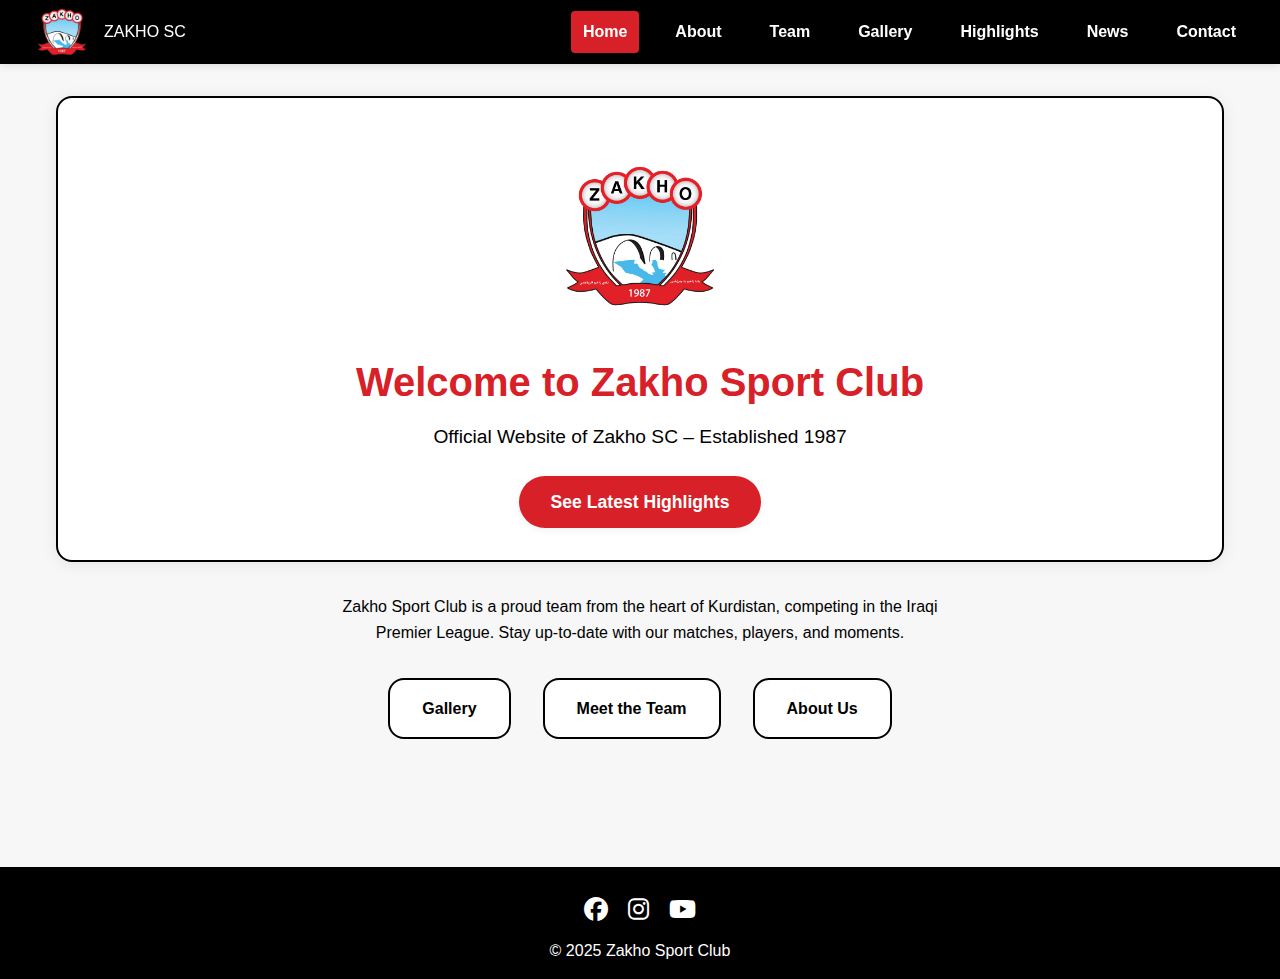
<file: index.html>
<!DOCTYPE html>
<html lang="en">
<head>
  <meta charset="UTF-8">
  <meta name="viewport" content="width=device-width, initial-scale=1.0">
  <title>Zakho Sport Club | Home</title>
  <link rel="stylesheet" href="assets/css/style.css">
  <link rel="icon" type="image/png" href="assets/images/zakhosc-logo.png">
  <link rel="stylesheet" href="https://cdnjs.cloudflare.com/ajax/libs/font-awesome/6.4.2/css/all.min.css">
</head>
<body>
  <header>
    <nav class="navbar">
      <div class="navbar-logo">
        <img src="assets/images/zakhosc-logo.png" alt="Zakho SC Logo" style="height:60px;">
        <span>ZAKHO SC</span>
      </div>
      <div class="hamburger" aria-label="Open menu" tabindex="0">
        <span></span>
        <span></span>
        <span></span>
      </div>
      <div class="navbar-links">
        <a href="index.html" class="active">Home</a>
        <a href="about.html">About</a>
        <a href="team.html">Team</a>
        <a href="gallery.html">Gallery</a>
        <a href="highlights.html">Highlights</a>
        <a href="news.html">News</a>
        <a href="contact.html">Contact</a>
      </div>
    </nav>
  </header>
  <main>
    <section class="hero" style="text-align:center; padding:3rem 1rem 2rem 1rem; background:var(--zakho-white); border-radius:1rem; box-shadow:0 2px 16px rgba(0,0,0,0.08); margin-bottom:2rem; border:2px solid var(--zakho-dark);">
      <img src="assets/images/zakhosc-logo.png" alt="Zakho SC Logo" style="height:180px; margin-bottom:1rem;">
      <h1 style="color:var(--zakho-red); font-size:2.5rem; margin-bottom:0.5rem;">Welcome to Zakho Sport Club</h1>
      <p style="font-size:1.2rem; margin-bottom:1.5rem;">Official Website of Zakho SC – Established 1987</p>
      <a href="highlights.html" style="display:inline-block; background:var(--zakho-red); color:var(--zakho-white); padding:0.75rem 2rem; border-radius:2rem; font-weight:600; font-size:1.1rem; box-shadow:0 2px 8px rgba(0,0,0,0.06); transition:background 0.2s;">See Latest Highlights</a>
    </section>
    <section style="text-align:center; max-width:600px; margin:0 auto 2rem auto;">
      <p>Zakho Sport Club is a proud team from the heart of Kurdistan, competing in the Iraqi Premier League. Stay up-to-date with our matches, players, and moments.</p>
    </section>
    <section style="display:flex; justify-content:center; gap:2rem; flex-wrap:wrap; margin-bottom:2rem;">
      <a href="gallery.html" style="background:var(--zakho-white); border:2px solid var(--zakho-dark); color:var(--zakho-dark); padding:1rem 2rem; border-radius:1rem; font-weight:600; transition:all 0.2s;">Gallery</a>
      <a href="team.html" style="background:var(--zakho-white); border:2px solid var(--zakho-dark); color:var(--zakho-dark); padding:1rem 2rem; border-radius:1rem; font-weight:600; transition:all 0.2s;">Meet the Team</a>
      <a href="about.html" style="background:var(--zakho-white); border:2px solid var(--zakho-dark); color:var(--zakho-dark); padding:1rem 2rem; border-radius:1rem; font-weight:600; transition:all 0.2s;">About Us</a>
    </section>
  </main>
  <footer>
    <div class="footer-social">
      <a href="#" title="Facebook"><i class="fab fa-facebook"></i></a>
      <a href="#" title="Instagram"><i class="fab fa-instagram"></i></a>
      <a href="#" title="YouTube"><i class="fab fa-youtube"></i></a>
    </div>
    <div>© 2025 Zakho Sport Club</div>
  </footer>
  <script src="assets/js/navbar.js"></script>
</body>
</html>
</file>
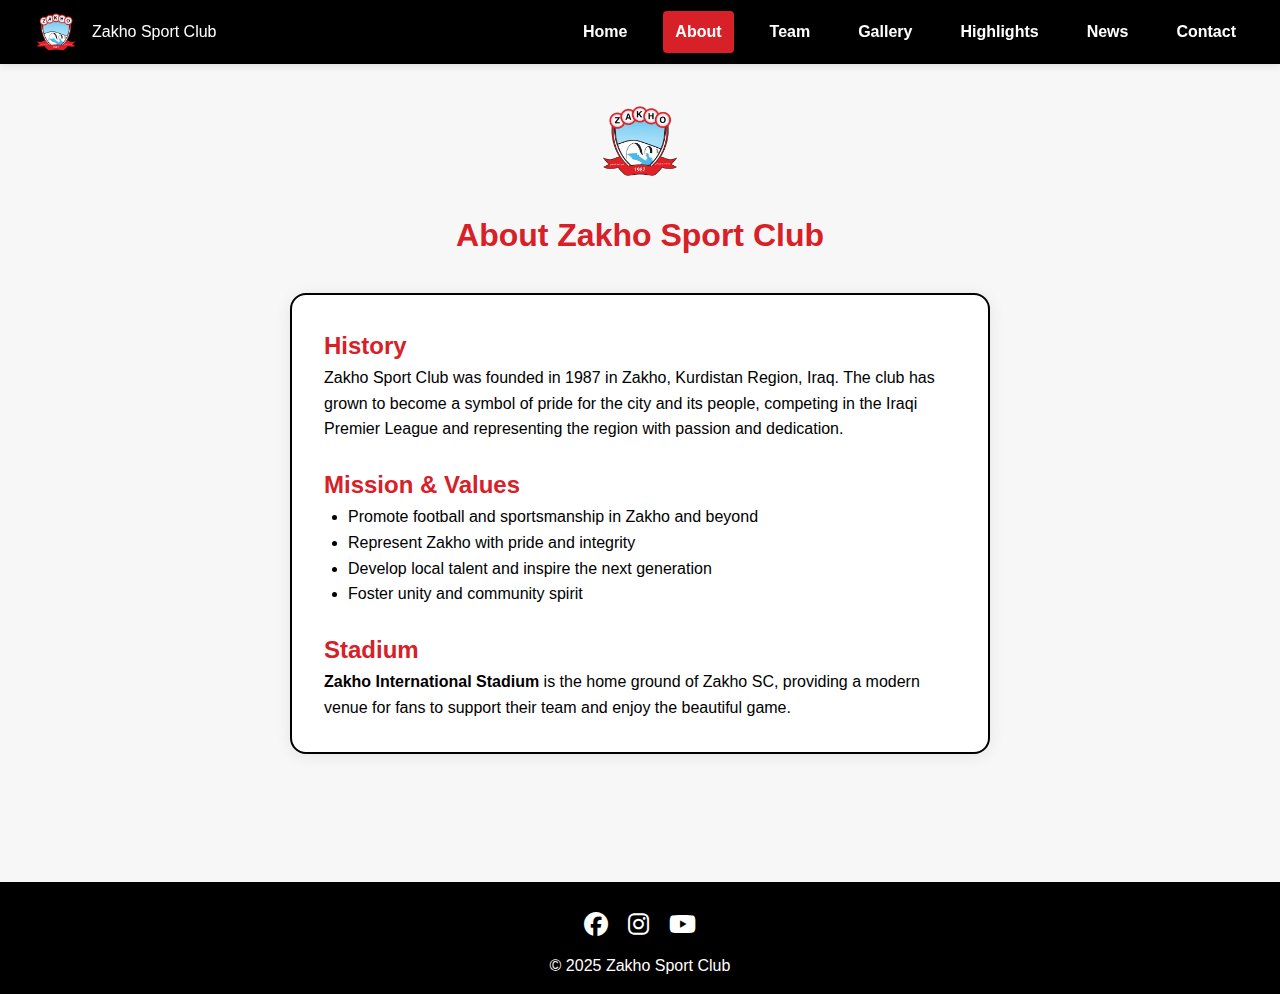
<file: about.html>
<!DOCTYPE html>
<html lang="en">
<head>
  <meta charset="UTF-8">
  <meta name="viewport" content="width=device-width, initial-scale=1.0">
  <title>About | Zakho Sport Club</title>
  <link rel="stylesheet" href="assets/css/style.css">
  <link rel="icon" type="image/png" href="assets/images/zakhosc-logo.png">
  <link rel="stylesheet" href="https://cdnjs.cloudflare.com/ajax/libs/font-awesome/6.4.2/css/all.min.css">
</head>
<body>
  <header>
    <nav class="navbar">
      <div class="navbar-logo">
        <img src="assets/images/zakhosc-logo.png" alt="Zakho SC Logo">
        <span>Zakho Sport Club</span>
      </div>
      <div class="navbar-links">
        <a href="index.html">Home</a>
        <a href="about.html" class="active">About</a>
        <a href="team.html">Team</a>
        <a href="gallery.html">Gallery</a>
        <a href="highlights.html">Highlights</a>
        <a href="news.html">News</a>
        <a href="contact.html">Contact</a>
      </div>
    </nav>
  </header>
  <main>
    <section style="text-align:center; margin-bottom:2rem;">
      <img src="assets/images/zakhosc-logo.png" alt="Zakho SC Logo" style="height:90px; margin-bottom:1rem;">
      <h1 style="color:var(--zakho-red); margin-bottom:0.5rem;">About Zakho Sport Club</h1>
    </section>
    <section style="max-width:700px; margin:0 auto 2rem auto; background:var(--zakho-white); border-radius:1rem; box-shadow:0 2px 16px rgba(0,0,0,0.08); padding:2rem; border:2px solid var(--zakho-dark);">
      <h2 style="color:var(--zakho-red);">History</h2>
      <p>Zakho Sport Club was founded in 1987 in Zakho, Kurdistan Region, Iraq. The club has grown to become a symbol of pride for the city and its people, competing in the Iraqi Premier League and representing the region with passion and dedication.</p>
      <h2 style="color:var(--zakho-red); margin-top:1.5rem;">Mission & Values</h2>
      <ul style="margin-left:1.5rem;">
        <li>Promote football and sportsmanship in Zakho and beyond</li>
        <li>Represent Zakho with pride and integrity</li>
        <li>Develop local talent and inspire the next generation</li>
        <li>Foster unity and community spirit</li>
      </ul>
      <h2 style="color:var(--zakho-red); margin-top:1.5rem;">Stadium</h2>
      <p><strong>Zakho International Stadium</strong> is the home ground of Zakho SC, providing a modern venue for fans to support their team and enjoy the beautiful game.</p>
    </section>
  </main>
  <footer>
    <div class="footer-social">
      <a href="#" title="Facebook"><i class="fab fa-facebook"></i></a>
      <a href="#" title="Instagram"><i class="fab fa-instagram"></i></a>
      <a href="#" title="YouTube"><i class="fab fa-youtube"></i></a>
    </div>
    <div>© 2025 Zakho Sport Club</div>
  </footer>
</body>
</html>
</file>
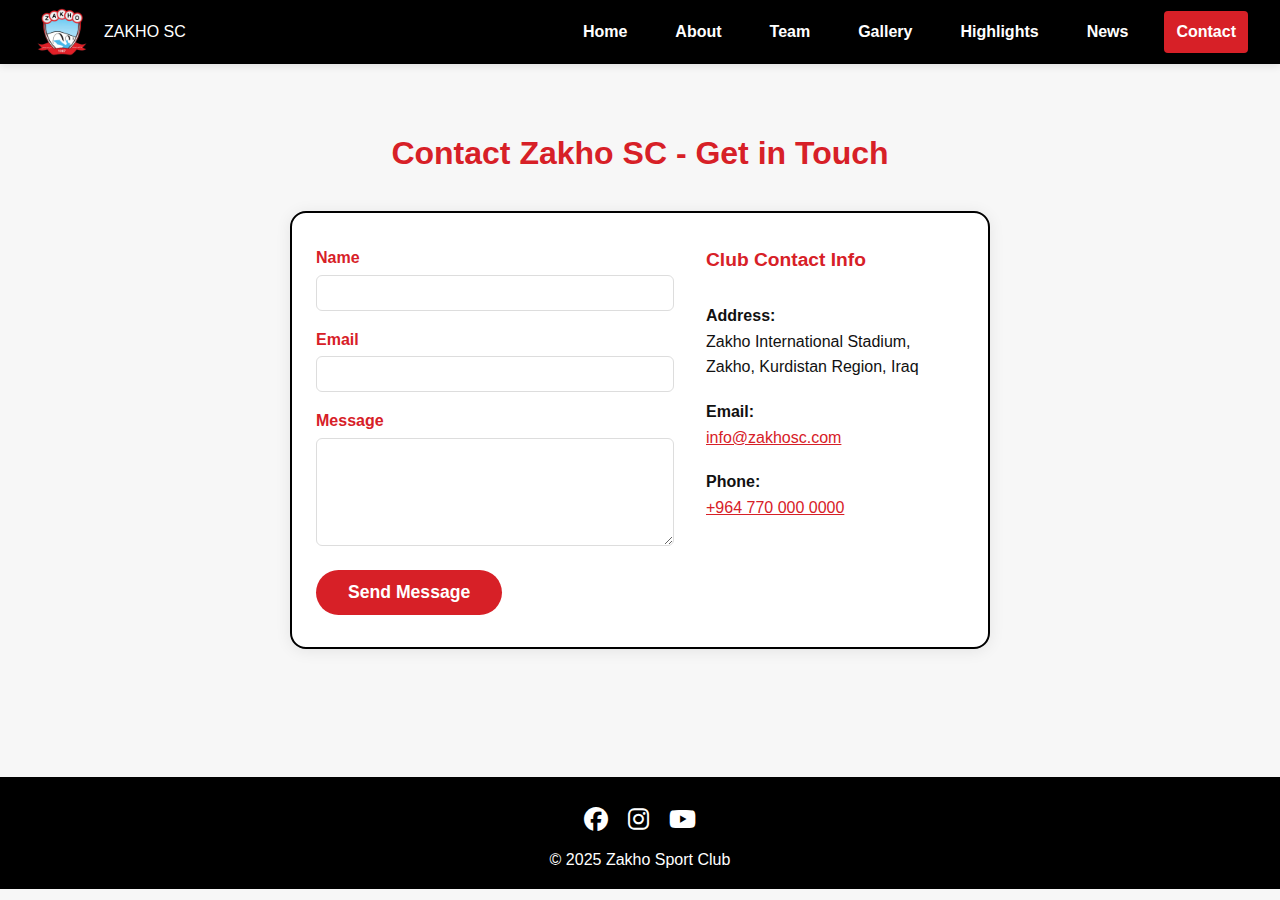
<file: contact.html>
<!DOCTYPE html>
<html lang="en">
<head>
  <meta charset="UTF-8">
  <meta name="viewport" content="width=device-width, initial-scale=1.0">
  <title>Contact Zakho SC | Get in Touch | Zakho Sport Club</title>
  <link rel="stylesheet" href="assets/css/style.css">
  <link rel="icon" type="image/x-icon" href="assets/images/favicon.ico">
  <link rel="icon" type="image/png" sizes="32x32" href="assets/images/favicon-32x32.png">
  <link rel="icon" type="image/png" sizes="16x16" href="assets/images/favicon-16x16.png">
  <link rel="apple-touch-icon" sizes="180x180" href="assets/images/apple-touch-icon.png">
  <link rel="stylesheet" href="https://cdnjs.cloudflare.com/ajax/libs/font-awesome/6.4.2/css/all.min.css">
  <style>
    .contact-container {
      max-width: 700px;
      margin: 2rem auto;
      background: var(--zakho-white);
      border-radius: 1rem;
      box-shadow: 0 2px 16px rgba(0,0,0,0.08);
      padding: 2rem 1.5rem;
      display: flex;
      flex-wrap: wrap;
      gap: 2rem;
      justify-content: space-between;
      border: 2px solid var(--zakho-dark);
    }
    .contact-form {
      flex: 1 1 320px;
      min-width: 280px;
    }
    .contact-form label {
      display: block;
      margin-bottom: 0.25rem;
      font-weight: 600;
      color: var(--zakho-red);
    }
    .contact-form input, .contact-form textarea {
      width: 100%;
      padding: 0.5rem;
      margin-bottom: 1rem;
      border: 1px solid #ddd;
      border-radius: 6px;
      font-size: 1rem;
      font-family: inherit;
      resize: vertical;
    }
    .contact-form button {
      background: var(--zakho-red);
      color: var(--zakho-white);
      border: none;
      padding: 0.75rem 2rem;
      border-radius: 2rem;
      font-weight: 600;
      font-size: 1.1rem;
      cursor: pointer;
      transition: background 0.2s;
    }
    .contact-form button:hover {
      background: var(--zakho-black);
    }
    .contact-info {
      flex: 1 1 220px;
      min-width: 200px;
      color: var(--zakho-black);
      font-size: 1rem;
      display: flex;
      flex-direction: column;
      gap: 1.2rem;
      justify-content: flex-start;
    }
    .contact-info h2 {
      color: var(--zakho-red);
      font-size: 1.2rem;
      margin-bottom: 0.5rem;
    }
    .contact-info a {
      color: var(--zakho-red);
      text-decoration: underline;
    }
    @media (max-width: 800px) {
      .contact-container {
        flex-direction: column;
        gap: 2rem;
      }
    }
  </style>
</head>
<body>
  <header>
    <nav class="navbar">
      <div class="navbar-logo">
        <img src="assets/images/zakhosc-logo.png" alt="Zakho SC Logo" style="height:60px;">
        <span>ZAKHO SC</span>
      </div>
      <div class="hamburger" aria-label="Open menu" tabindex="0">
        <span></span>
        <span></span>
        <span></span>
      </div>
      <div class="navbar-links">
        <a href="index.html">Home</a>
        <a href="about.html">About</a>
        <a href="team.html">Team</a>
        <a href="gallery.html">Gallery</a>
        <a href="highlights.html">Highlights</a>
        <a href="news.html">News</a>
        <a href="contact.html" class="active">Contact</a>
      </div>
    </nav>
  </header>
  <main>
    <h1 style="color:var(--zakho-red); text-align:center; margin:2rem 0 1.5rem 0;">Contact Zakho SC - Get in Touch</h1>
    <div class="contact-container">
      <form class="contact-form">
        <label for="name">Name</label>
        <input type="text" id="name" name="name" required>
        <label for="email">Email</label>
        <input type="email" id="email" name="email" required>
        <label for="message">Message</label>
        <textarea id="message" name="message" rows="5" required></textarea>
        <button type="submit">Send Message</button>
      </form>
      <div class="contact-info">
        <h2>Club Contact Info</h2>
        <div><strong>Address:</strong><br>Zakho International Stadium,<br>Zakho, Kurdistan Region, Iraq</div>
        <div><strong>Email:</strong><br><a href="mailto:info@zakhosc.com">info@zakhosc.com</a></div>
        <div><strong>Phone:</strong><br><a href="tel:+9647700000000">+964 770 000 0000</a></div>
      </div>
    </div>
  </main>
  <footer>
    <div class="footer-social">
      <a href="#" title="Facebook"><i class="fab fa-facebook"></i></a>
      <a href="#" title="Instagram"><i class="fab fa-instagram"></i></a>
      <a href="#" title="YouTube"><i class="fab fa-youtube"></i></a>
    </div>
    <div>© 2025 Zakho Sport Club</div>
  </footer>
  <script src="assets/js/navbar.js"></script>
</body>
</html>
</file>
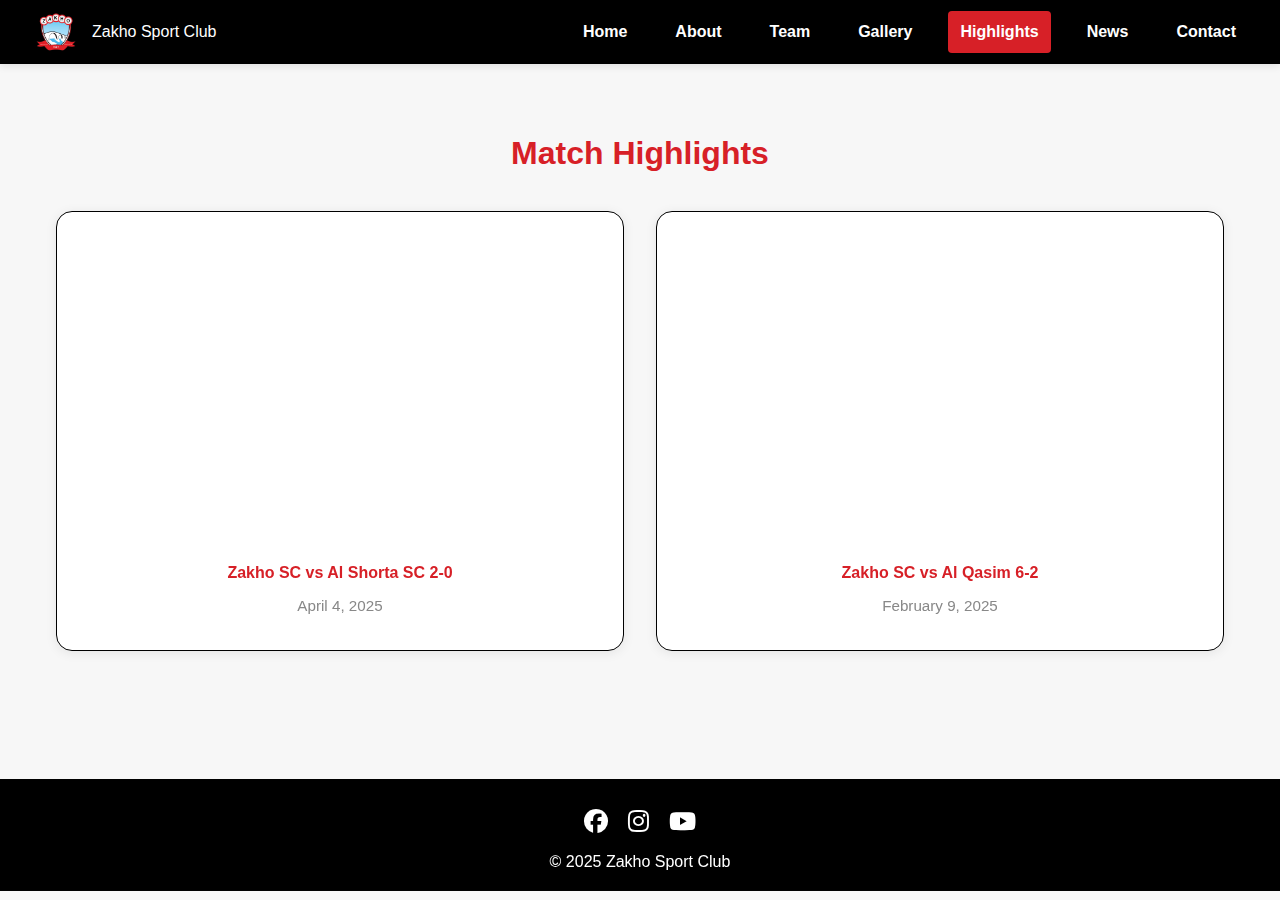
<file: highlights.html>
<!DOCTYPE html>
<html lang="en">
<head>
  <meta charset="UTF-8">
  <meta name="viewport" content="width=device-width, initial-scale=1.0">
  <title>Highlights | Zakho Sport Club</title>
  <link rel="stylesheet" href="assets/css/style.css">
  <link rel="icon" type="image/png" href="assets/images/zakhosc-logo.png">
  <link rel="stylesheet" href="https://cdnjs.cloudflare.com/ajax/libs/font-awesome/6.4.2/css/all.min.css">
  <style>
    .highlights-grid {
      display: grid;
      grid-template-columns: repeat(auto-fit, minmax(340px, 1fr));
      gap: 2rem;
      margin: 2rem 0;
    }
    .highlight-item {
      background: var(--zakho-white);
      border-radius: 1rem;
      box-shadow: 0 2px 12px rgba(0,0,0,0.08);
      padding: 1rem;
      text-align: center;
      border: 1px solid var(--zakho-dark);
    }
    .highlight-title {
      color: var(--zakho-red);
      font-weight: 600;
      margin: 1rem 0 0.5rem 0;
    }
    .highlight-date {
      color: #888;
      font-size: 0.95rem;
      margin-bottom: 1rem;
    }
    .highlight-video {
      width: 100%;
      aspect-ratio: 16/9;
      border: none;
      border-radius: 0.5rem;
      margin-bottom: 0.5rem;
    }
  </style>
</head>
<body>
  <header>
    <nav class="navbar">
      <div class="navbar-logo">
        <img src="assets/images/zakhosc-logo.png" alt="Zakho SC Logo">
        <span>Zakho Sport Club</span>
      </div>
      <div class="hamburger" aria-label="Open menu" tabindex="0">
        <span></span>
        <span></span>
        <span></span>
      </div>
      <div class="navbar-links">
        <a href="index.html">Home</a>
        <a href="about.html">About</a>
        <a href="team.html">Team</a>
        <a href="gallery.html">Gallery</a>
        <a href="highlights.html" class="active">Highlights</a>
        <a href="news.html">News</a>
        <a href="contact.html">Contact</a>
      </div>
    </nav>
  </header>
  <main>
    <h1 style="color:var(--zakho-red); text-align:center; margin:2rem 0 1.5rem 0;">Match Highlights</h1>
    <div class="highlights-grid">
      <div class="highlight-item">
        <iframe class="highlight-video" src="https://www.youtube.com/embed/-xJEvlt-dhI" allowfullscreen title="Zakho SC vs Al Shorta SC"></iframe>
        <div class="highlight-title">Zakho SC vs Al Shorta SC 2-0</div>
        <div class="highlight-date">April 4, 2025</div>
      </div>
      <div class="highlight-item">
        <iframe class="highlight-video" src="https://www.youtube.com/embed/h8Vt4Qb0AjM" allowfullscreen title="Zakho SC vs Al Qasim"></iframe>
        <div class="highlight-title">Zakho SC vs Al Qasim 6-2</div>
        <div class="highlight-date">February 9, 2025</div>
      </div>
    </div>
  </main>
  <footer>
    <div class="footer-social">
      <a href="#" title="Facebook"><i class="fab fa-facebook"></i></a>
      <a href="#" title="Instagram"><i class="fab fa-instagram"></i></a>
      <a href="#" title="YouTube"><i class="fab fa-youtube"></i></a>
    </div>
    <div>© 2025 Zakho Sport Club</div>
  </footer>
  <script src="assets/js/navbar.js"></script>
</body>
</html>
</file>
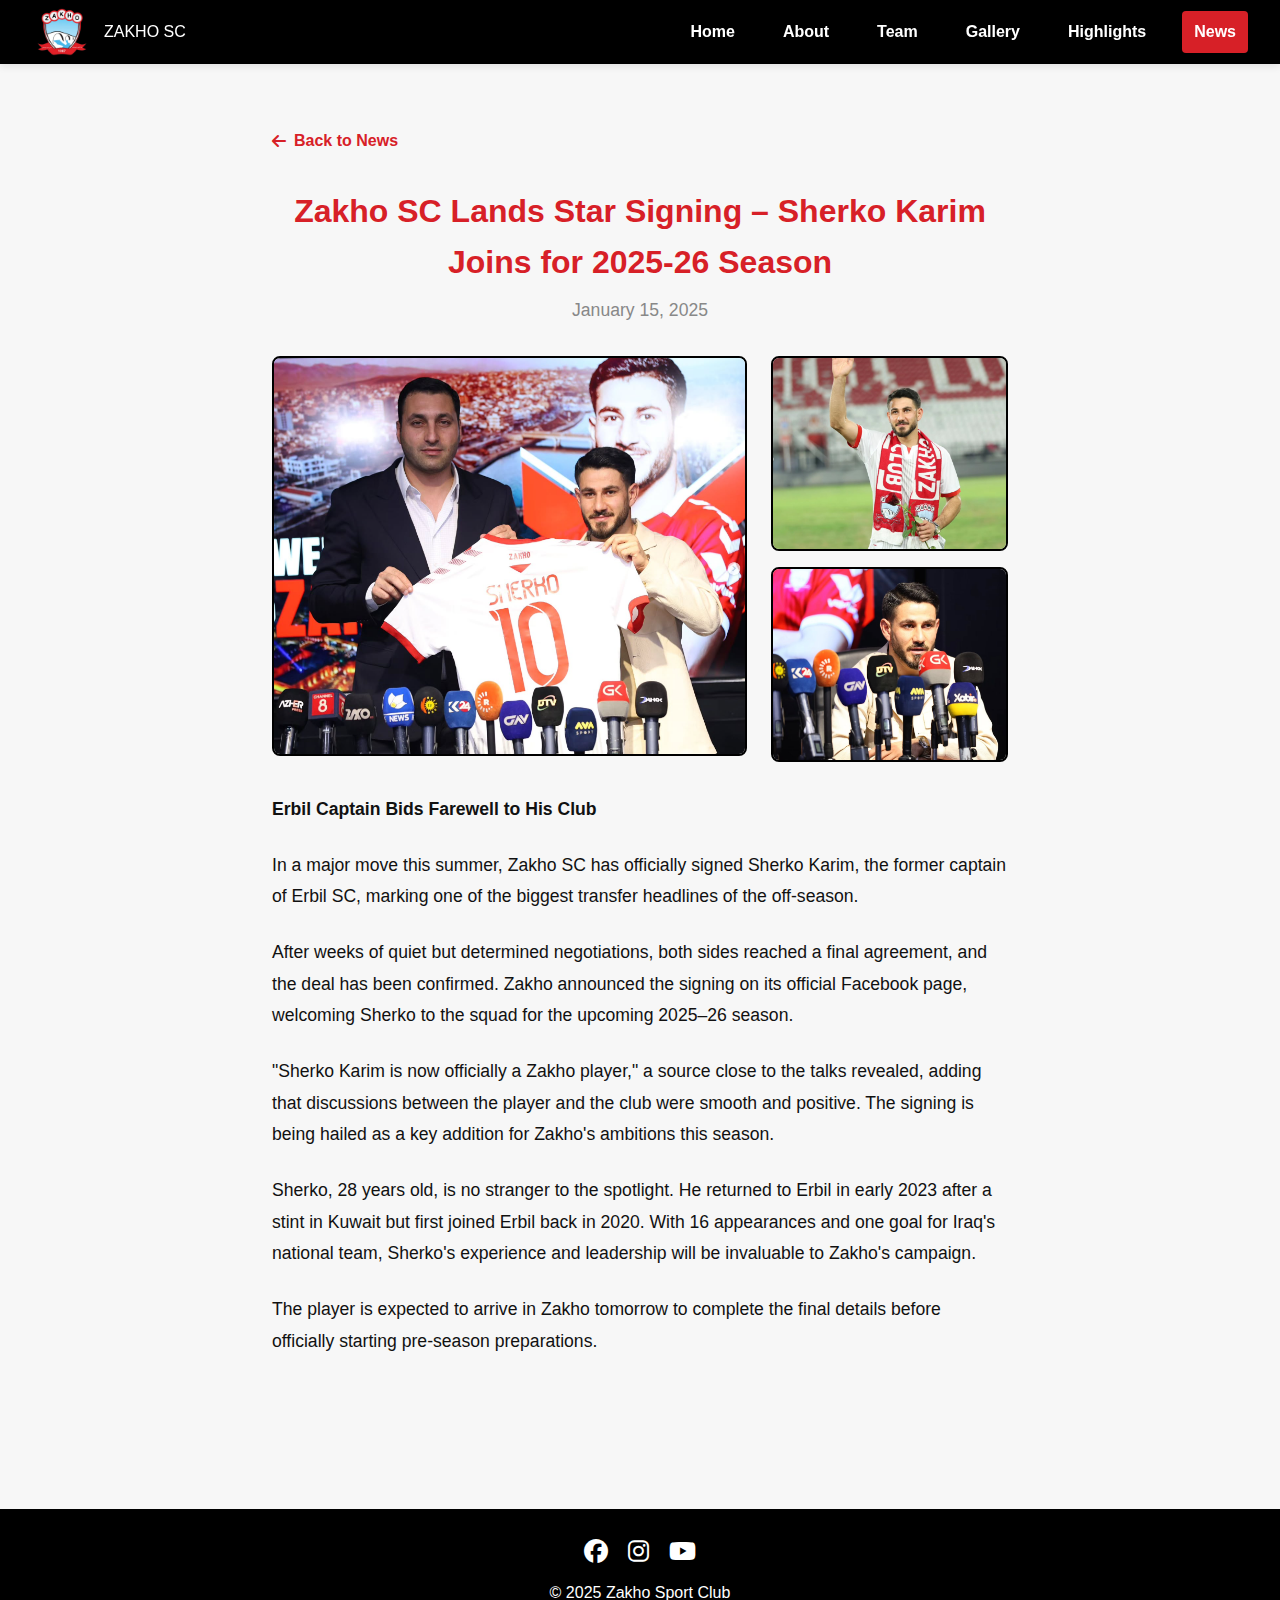
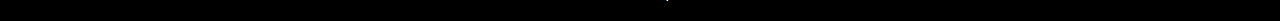
<file: news-sherko-signing.html>
<!DOCTYPE html>
<html lang="en">
<head>
  <meta charset="UTF-8">
  <meta name="viewport" content="width=device-width, initial-scale=1.0">
  <title>Zakho SC Lands Star Signing – Sherko Karim Joins for 2025-26 Season | Zakho Sport Club</title>
  <link rel="stylesheet" href="assets/css/style.css">
  <link rel="icon" type="image/x-icon" href="assets/images/favicon.ico">
  <link rel="icon" type="image/png" sizes="32x32" href="assets/images/favicon-32x32.png">
  <link rel="icon" type="image/png" sizes="16x16" href="assets/images/favicon-16x16.png">
  <link rel="apple-touch-icon" sizes="180x180" href="assets/images/apple-touch-icon.png">
  <link rel="stylesheet" href="https://cdnjs.cloudflare.com/ajax/libs/font-awesome/6.4.2/css/all.min.css">
  <style>
    .article-container {
      max-width: 800px;
      margin: 0 auto;
      padding: 2rem;
    }
    .article-header {
      text-align: center;
      margin-bottom: 2rem;
    }
    .article-title {
      color: var(--zakho-red);
      font-size: 2rem;
      font-weight: 700;
      margin-bottom: 0.5rem;
    }
    .article-date {
      color: #888;
      font-size: 1.1rem;
      margin-bottom: 1rem;
    }
         .article-images {
       display: grid;
       grid-template-columns: 2fr 1fr;
       gap: 1.5rem;
       margin: 2rem 0;
     }
     .main-image {
       width: 100%;
       height: 400px;
       object-fit: cover;
       border-radius: 0.5rem;
       border: 2px solid var(--zakho-dark);
     }
     .side-images {
       display: flex;
       flex-direction: column;
       gap: 1rem;
     }
     .side-image {
       width: 100%;
       height: 195px;
       object-fit: cover;
       border-radius: 0.5rem;
       border: 2px solid var(--zakho-dark);
     }
    .article-content {
      line-height: 1.8;
      font-size: 1.1rem;
      color: var(--zakho-black);
    }
    .article-content p {
      margin-bottom: 1.5rem;
    }
    .back-link {
      display: inline-flex;
      align-items: center;
      gap: 0.5rem;
      color: var(--zakho-red);
      text-decoration: none;
      font-weight: 600;
      margin-bottom: 2rem;
      transition: color 0.3s ease;
    }
    .back-link:hover {
      color: var(--zakho-dark);
    }
    @media (max-width: 700px) {
      .article-container {
        padding: 1rem;
      }
      .article-title {
        font-size: 1.5rem;
      }
      .article-images {
        grid-template-columns: 1fr;
      }
      .article-image {
        height: 200px;
      }
    }
  </style>
</head>
<body>
  <header>
    <nav class="navbar">
      <div class="navbar-logo">
        <img src="assets/images/zakhosc-logo.png" alt="Zakho SC Logo" style="height:60px;">
        <span>ZAKHO SC</span>
      </div>
      <div class="hamburger" aria-label="Open menu" tabindex="0">
        <span></span>
        <span></span>
        <span></span>
      </div>
      <div class="navbar-links">
        <a href="index.html">Home</a>
        <a href="about.html">About</a>
        <a href="team.html">Team</a>
        <a href="gallery.html">Gallery</a>
        <a href="highlights.html">Highlights</a>
        <a href="news.html" class="active">News</a>
      </div>
    </nav>
  </header>
  <main>
    <div class="article-container">
      <a href="news.html" class="back-link">
        <i class="fas fa-arrow-left"></i>
        Back to News
      </a>
      
      <article>
        <div class="article-header hero">
          <h1 class="article-title">Zakho SC Lands Star Signing – Sherko Karim Joins for 2025-26 Season</h1>
          <div class="article-date">January 15, 2025</div>
        </div>

                 <div class="article-images" style="animation: fadeInUp 0.8s ease-out 0.3s both;">
           <img src="assets/images/sherko-signing-1.png" alt="Sherko Karim official signing ceremony with Zakho SC jersey" class="main-image" style="animation: fadeInScale 1s ease-out 0.5s both;">
           <div class="side-images">
             <img src="assets/images/sherko-signing-2.png" alt="Sherko Karim press conference with microphones" class="side-image" style="animation: fadeInUp 0.8s ease-out 0.7s both;">
             <img src="assets/images/sherko-signing-3.png" alt="Sherko Karim on the pitch with Zakho SC scarf" class="side-image" style="animation: fadeInUp 0.8s ease-out 0.9s both;">
           </div>
         </div>

        <div class="article-content">
          <p><strong>Erbil Captain Bids Farewell to His Club</strong></p>
          
          <p>In a major move this summer, Zakho SC has officially signed Sherko Karim, the former captain of Erbil SC, marking one of the biggest transfer headlines of the off-season.</p>
          
          <p>After weeks of quiet but determined negotiations, both sides reached a final agreement, and the deal has been confirmed. Zakho announced the signing on its official Facebook page, welcoming Sherko to the squad for the upcoming 2025–26 season.</p>
          
          <p>"Sherko Karim is now officially a Zakho player," a source close to the talks revealed, adding that discussions between the player and the club were smooth and positive. The signing is being hailed as a key addition for Zakho's ambitions this season.</p>
          
          <p>Sherko, 28 years old, is no stranger to the spotlight. He returned to Erbil in early 2023 after a stint in Kuwait but first joined Erbil back in 2020. With 16 appearances and one goal for Iraq's national team, Sherko's experience and leadership will be invaluable to Zakho's campaign.</p>
          
          <p>The player is expected to arrive in Zakho tomorrow to complete the final details before officially starting pre-season preparations.</p>
        </div>
      </article>
    </div>
  </main>
  <footer>
    <div class="footer-social">
      <a href="#" title="Facebook"><i class="fab fa-facebook"></i></a>
      <a href="#" title="Instagram"><i class="fab fa-instagram"></i></a>
      <a href="#" title="YouTube"><i class="fab fa-youtube"></i></a>
    </div>
    <div>© 2025 Zakho Sport Club</div>
  </footer>
  <script src="assets/js/navbar.js"></script>
</body>
</html>
</file>
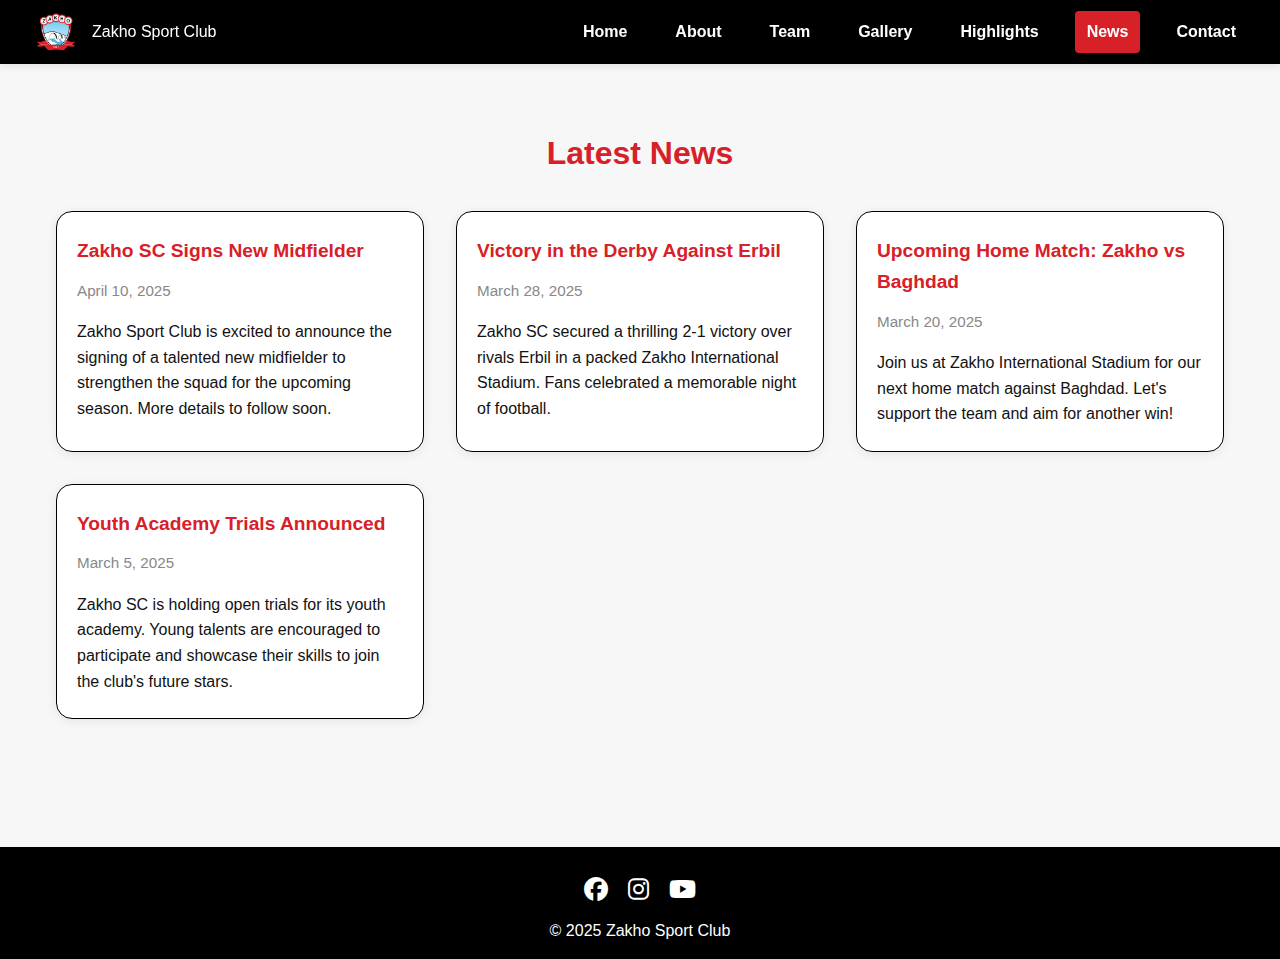
<file: news.html>
<!DOCTYPE html>
<html lang="en">
<head>
  <meta charset="UTF-8">
  <meta name="viewport" content="width=device-width, initial-scale=1.0">
  <title>News | Zakho Sport Club</title>
  <link rel="stylesheet" href="assets/css/style.css">
  <link rel="icon" type="image/png" href="assets/images/zakhosc-logo.png">
  <link rel="stylesheet" href="https://cdnjs.cloudflare.com/ajax/libs/font-awesome/6.4.2/css/all.min.css">
  <style>
    .news-list {
      display: grid;
      grid-template-columns: repeat(auto-fit, minmax(320px, 1fr));
      gap: 2rem;
      margin: 2rem 0;
    }
    .news-card {
      background: var(--zakho-white);
      border-radius: 1rem;
      box-shadow: 0 2px 12px rgba(0,0,0,0.08);
      padding: 1.5rem 1.25rem;
      display: flex;
      flex-direction: column;
      gap: 0.5rem;
      border: 1px solid var(--zakho-dark);
    }
    .news-title {
      color: var(--zakho-red);
      font-weight: 600;
      font-size: 1.2rem;
      margin-bottom: 0.25rem;
    }
    .news-date {
      color: #888;
      font-size: 0.95rem;
      margin-bottom: 0.5rem;
    }
    .news-summary {
      color: var(--zakho-black);
      font-size: 1rem;
    }
  </style>
</head>
<body>
  <header>
    <nav class="navbar">
      <div class="navbar-logo">
        <img src="assets/images/zakhosc-logo.png" alt="Zakho SC Logo">
        <span>Zakho Sport Club</span>
      </div>
      <div class="hamburger" aria-label="Open menu" tabindex="0">
        <span></span>
        <span></span>
        <span></span>
      </div>
      <div class="navbar-links">
        <a href="index.html">Home</a>
        <a href="about.html">About</a>
        <a href="team.html">Team</a>
        <a href="gallery.html">Gallery</a>
        <a href="highlights.html">Highlights</a>
        <a href="news.html" class="active">News</a>
        <a href="contact.html">Contact</a>
      </div>
    </nav>
  </header>
  <main>
    <h1 style="color:var(--zakho-red); text-align:center; margin:2rem 0 1.5rem 0;">Latest News</h1>
    <div class="news-list">
      <div class="news-card">
        <div class="news-title">Zakho SC Signs New Midfielder</div>
        <div class="news-date">April 10, 2025</div>
        <div class="news-summary">Zakho Sport Club is excited to announce the signing of a talented new midfielder to strengthen the squad for the upcoming season. More details to follow soon.</div>
      </div>
      <div class="news-card">
        <div class="news-title">Victory in the Derby Against Erbil</div>
        <div class="news-date">March 28, 2025</div>
        <div class="news-summary">Zakho SC secured a thrilling 2-1 victory over rivals Erbil in a packed Zakho International Stadium. Fans celebrated a memorable night of football.</div>
      </div>
      <div class="news-card">
        <div class="news-title">Upcoming Home Match: Zakho vs Baghdad</div>
        <div class="news-date">March 20, 2025</div>
        <div class="news-summary">Join us at Zakho International Stadium for our next home match against Baghdad. Let's support the team and aim for another win!</div>
      </div>
      <div class="news-card">
        <div class="news-title">Youth Academy Trials Announced</div>
        <div class="news-date">March 5, 2025</div>
        <div class="news-summary">Zakho SC is holding open trials for its youth academy. Young talents are encouraged to participate and showcase their skills to join the club's future stars.</div>
      </div>
    </div>
  </main>
  <footer>
    <div class="footer-social">
      <a href="#" title="Facebook"><i class="fab fa-facebook"></i></a>
      <a href="#" title="Instagram"><i class="fab fa-instagram"></i></a>
      <a href="#" title="YouTube"><i class="fab fa-youtube"></i></a>
    </div>
    <div>© 2025 Zakho Sport Club</div>
  </footer>
  <script src="assets/js/navbar.js"></script>
</body>
</html>
</file>
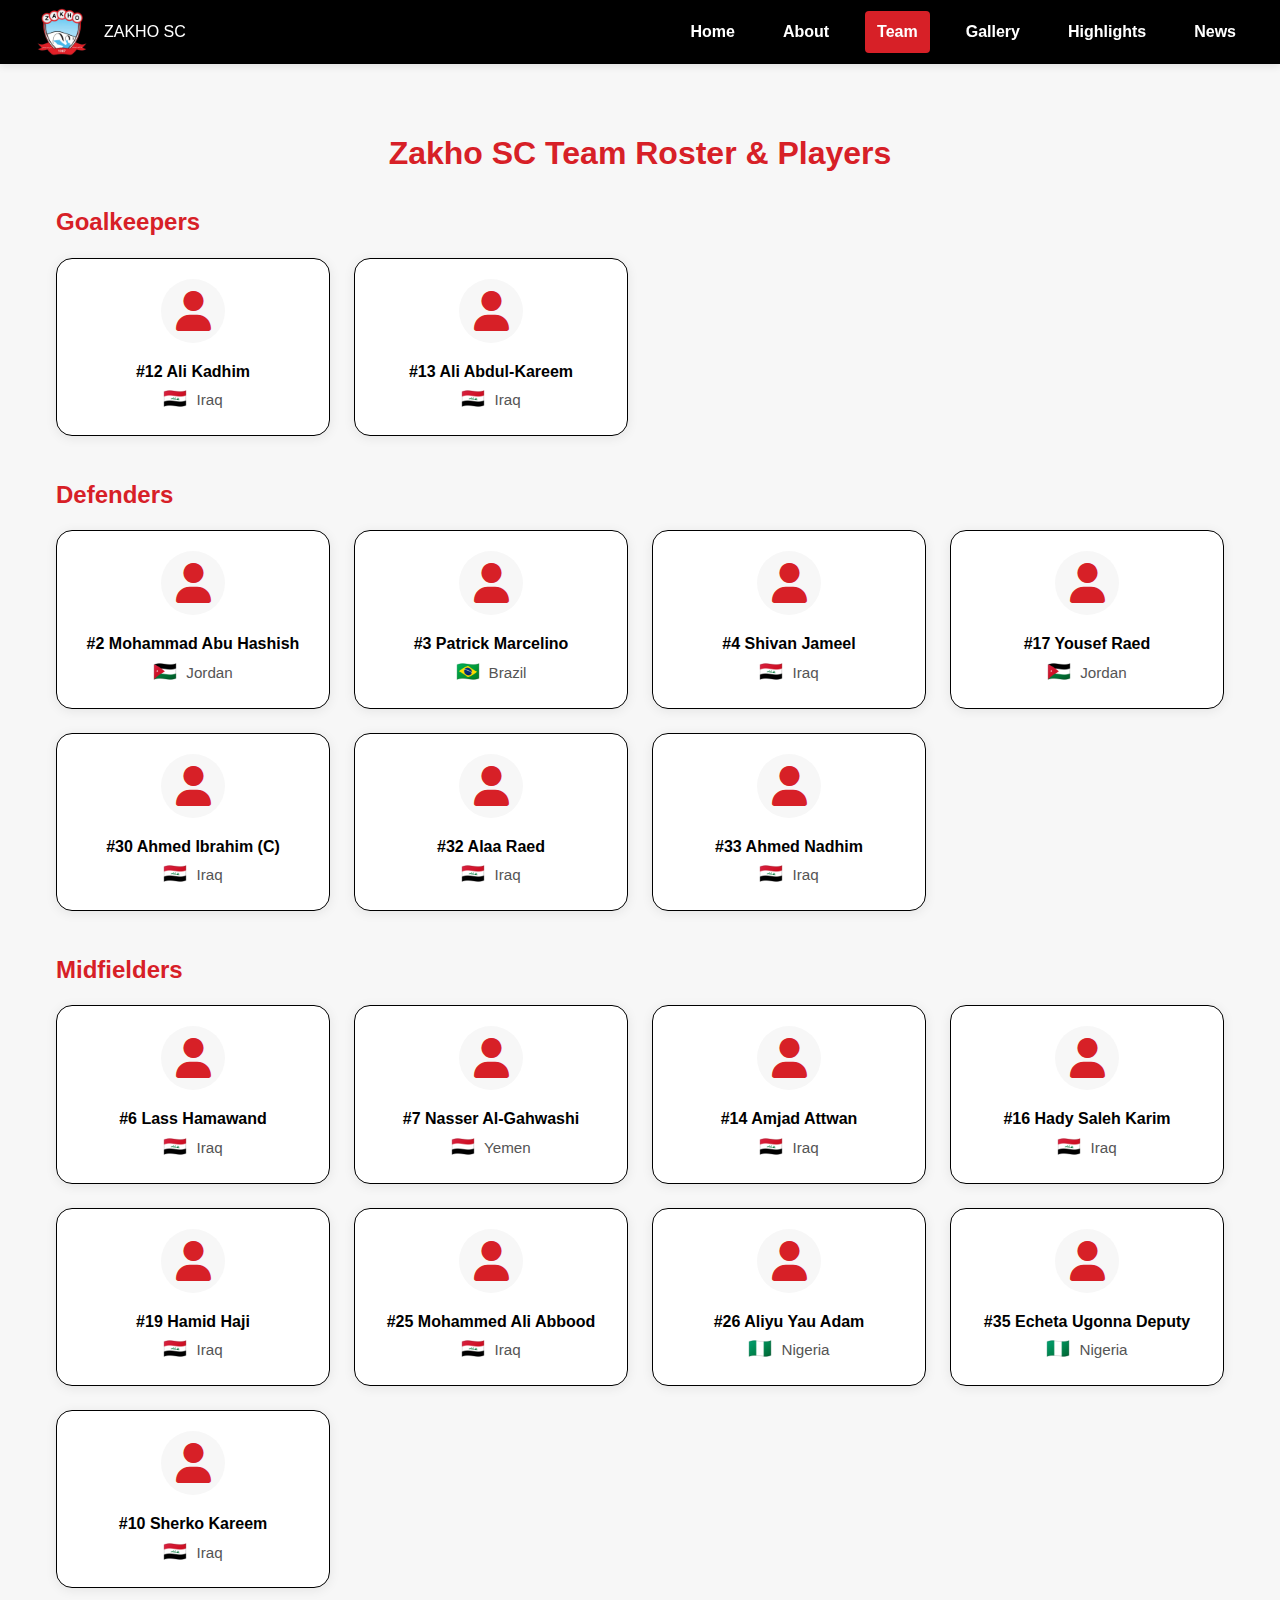
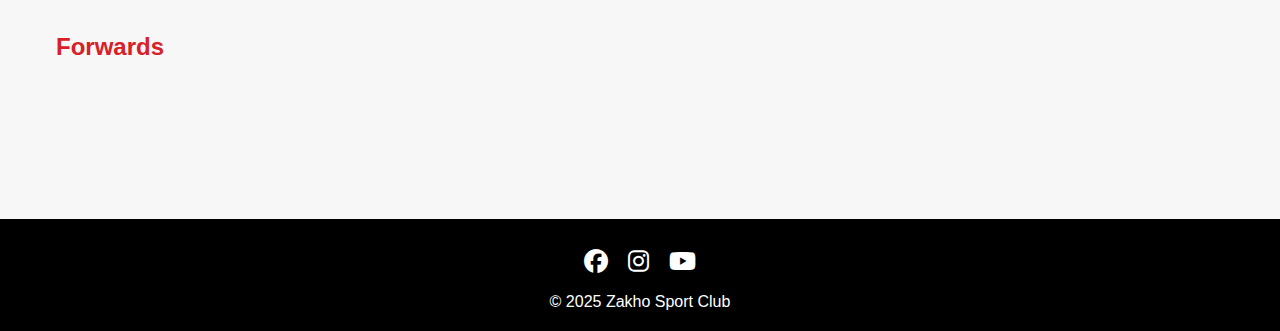
<file: team.html>
<!DOCTYPE html>
<html lang="en">
<head>
  <meta charset="UTF-8">
  <meta name="viewport" content="width=device-width, initial-scale=1.0">
  <title>Zakho SC Team Roster | Players & Squad | Zakho Sport Club</title>
  <link rel="stylesheet" href="assets/css/style.css">
  <link rel="icon" type="image/x-icon" href="assets/images/favicon.ico">
  <link rel="icon" type="image/png" sizes="32x32" href="assets/images/favicon-32x32.png">
  <link rel="icon" type="image/png" sizes="16x16" href="assets/images/favicon-16x16.png">
  <link rel="apple-touch-icon" sizes="180x180" href="assets/images/apple-touch-icon.png">
  <link rel="stylesheet" href="https://cdnjs.cloudflare.com/ajax/libs/font-awesome/6.4.2/css/all.min.css">
  <style>
    .team-section { margin-bottom: 2.5rem; }
    .team-group-title { color: var(--zakho-red); margin-bottom: 1rem; }
    .player-grid {
      display: grid;
      grid-template-columns: repeat(4, 1fr);
      gap: 1.5rem;
      margin-bottom: 1.5rem;
    }
    .player-card {
      background: var(--zakho-white);
      border-radius: 1rem;
      box-shadow: 0 2px 12px rgba(0,0,0,0.08);
      padding: 1.25rem 1rem;
      text-align: center;
      display: flex;
      flex-direction: column;
      align-items: center;
      gap: 0.5rem;
      border: 1px solid var(--zakho-dark);
      transition: transform 0.3s ease, box-shadow 0.3s ease;
      animation: fadeInUp 0.6s ease-out;
    }
    
    .player-card:hover {
      transform: translateY(-5px);
      box-shadow: 0 4px 20px rgba(0,0,0,0.15);
    }
    
    /* Staggered animations for player cards */
    .player-card:nth-child(1) { animation-delay: 0.1s; }
    .player-card:nth-child(2) { animation-delay: 0.2s; }
    .player-card:nth-child(3) { animation-delay: 0.3s; }
    .player-card:nth-child(4) { animation-delay: 0.4s; }
    .player-card:nth-child(5) { animation-delay: 0.5s; }
    .player-card:nth-child(6) { animation-delay: 0.6s; }
    .player-card:nth-child(7) { animation-delay: 0.7s; }
    .player-card:nth-child(8) { animation-delay: 0.8s; }
    .player-photo {
      font-size: 2.5rem;
      color: var(--zakho-red);
      background: var(--zakho-gray);
      border-radius: 50%;
      width: 64px;
      height: 64px;
      display: flex;
      align-items: center;
      justify-content: center;
      margin-bottom: 0.5rem;
    }
    .player-name { font-weight: 600; }
    .player-info { font-size: 0.95rem; color: #555; }
    .player-flag { font-size: 1.2rem; margin-right: 0.3rem; }
    
    /* Mobile optimizations */
    @media (max-width: 768px) {
      .player-grid {
        grid-template-columns: repeat(3, 1fr);
        gap: 1rem;
      }
      .player-card {
        padding: 1rem 0.75rem;
      }
      .player-photo {
        width: 56px;
        height: 56px;
        font-size: 2rem;
      }
      .player-name {
        font-size: 0.9rem;
        line-height: 1.3;
      }
      .player-info {
        font-size: 0.85rem;
      }
    }
    
    @media (max-width: 480px) {
      .player-grid {
        grid-template-columns: repeat(2, 1fr);
        gap: 0.75rem;
      }
      .player-card {
        padding: 0.75rem 0.5rem;
      }
      .player-photo {
        width: 48px;
        height: 48px;
        font-size: 1.75rem;
      }
      .player-name {
        font-size: 0.85rem;
      }
      .player-info {
        font-size: 0.8rem;
      }
      .team-group-title {
        font-size: 1.1rem;
        margin-bottom: 0.75rem;
      }
      .team-section {
        margin-bottom: 2rem;
      }
    }
    
    @media (max-width: 360px) {
      .player-grid {
        grid-template-columns: 1fr;
        gap: 0.75rem;
      }
      .player-card {
        flex-direction: row;
        text-align: left;
        padding: 0.75rem;
        gap: 0.75rem;
      }
      .player-photo {
        margin-bottom: 0;
        flex-shrink: 0;
      }
      .player-details {
        flex: 1;
        text-align: left;
      }
    }
  </style>
</head>
<body>
  <header>
    <nav class="navbar">
      <div class="navbar-logo">
        <img src="assets/images/zakhosc-logo.png" alt="Zakho SC Logo" style="height:60px;">
        <span>ZAKHO SC</span>
      </div>
      <div class="hamburger" aria-label="Open menu" tabindex="0">
        <span></span>
        <span></span>
        <span></span>
      </div>
      <div class="navbar-links">
        <a href="/">Home</a>
        <a href="/about">About</a>
        <a href="/team" class="active">Team</a>
        <a href="/gallery">Gallery</a>
        <a href="/highlights">Highlights</a>
        <a href="/news">News</a>
      </div>
    </nav>
  </header>
  <main>
    <section class="hero" style="text-align:center; margin:2rem 0 1.5rem 0;">
      <h1 style="color:var(--zakho-red);">Zakho SC Team Roster & Players</h1>
    </section>
    <section class="team-section">
      <h2 class="team-group-title">Goalkeepers</h2>
      <div class="player-grid">
        <div class="player-card">
          <div class="player-photo"><i class="fas fa-user"></i></div>
          <div class="player-details">
            <div class="player-name">#12 Ali Kadhim</div>
            <div class="player-info"><span class="player-flag">🇮🇶</span> Iraq</div>
          </div>
        </div>
        <div class="player-card">
          <div class="player-photo"><i class="fas fa-user"></i></div>
          <div class="player-details">
            <div class="player-name">#13 Ali Abdul-Kareem</div>
            <div class="player-info"><span class="player-flag">🇮🇶</span> Iraq</div>
          </div>
        </div>
      </div>
    </section>
    <section class="team-section">
      <h2 class="team-group-title">Defenders</h2>
      <div class="player-grid">
        <div class="player-card">
          <div class="player-photo"><i class="fas fa-user"></i></div>
          <div class="player-details">
            <div class="player-name">#2 Mohammad Abu Hashish</div>
            <div class="player-info"><span class="player-flag">🇯🇴</span> Jordan</div>
          </div>
        </div>
        <div class="player-card">
          <div class="player-photo"><i class="fas fa-user"></i></div>
          <div class="player-details">
            <div class="player-name">#3 Patrick Marcelino</div>
            <div class="player-info"><span class="player-flag">🇧🇷</span> Brazil</div>
          </div>
        </div>
        <div class="player-card">
          <div class="player-photo"><i class="fas fa-user"></i></div>
          <div class="player-details">
            <div class="player-name">#4 Shivan Jameel</div>
            <div class="player-info"><span class="player-flag">🇮🇶</span> Iraq</div>
          </div>
        </div>
        <div class="player-card">
          <div class="player-photo"><i class="fas fa-user"></i></div>
          <div class="player-details">
            <div class="player-name">#17 Yousef Raed</div>
            <div class="player-info"><span class="player-flag">🇯🇴</span> Jordan</div>
          </div>
        </div>
        <div class="player-card">
          <div class="player-photo"><i class="fas fa-user"></i></div>
          <div class="player-details">
            <div class="player-name">#30 Ahmed Ibrahim (C)</div>
            <div class="player-info"><span class="player-flag">🇮🇶</span> Iraq</div>
          </div>
        </div>
        <div class="player-card">
          <div class="player-photo"><i class="fas fa-user"></i></div>
          <div class="player-details">
            <div class="player-name">#32 Alaa Raed</div>
            <div class="player-info"><span class="player-flag">🇮🇶</span> Iraq</div>
          </div>
        </div>
        <div class="player-card">
          <div class="player-photo"><i class="fas fa-user"></i></div>
          <div class="player-details">
            <div class="player-name">#33 Ahmed Nadhim</div>
            <div class="player-info"><span class="player-flag">🇮🇶</span> Iraq</div>
          </div>
        </div>
      </div>
    </section>
    <section class="team-section">
      <h2 class="team-group-title">Midfielders</h2>
      <div class="player-grid">
        <div class="player-card">
          <div class="player-photo"><i class="fas fa-user"></i></div>
          <div class="player-details">
            <div class="player-name">#6 Lass Hamawand</div>
            <div class="player-info"><span class="player-flag">🇮🇶</span> Iraq</div>
          </div>
        </div>
        <div class="player-card">
          <div class="player-photo"><i class="fas fa-user"></i></div>
          <div class="player-details">
            <div class="player-name">#7 Nasser Al-Gahwashi</div>
            <div class="player-info"><span class="player-flag">🇾🇪</span> Yemen</div>
          </div>
        </div>
        <div class="player-card">
          <div class="player-photo"><i class="fas fa-user"></i></div>
          <div class="player-details">
            <div class="player-name">#14 Amjad Attwan</div>
            <div class="player-info"><span class="player-flag">🇮🇶</span> Iraq</div>
          </div>
        </div>
        <div class="player-card">
          <div class="player-photo"><i class="fas fa-user"></i></div>
          <div class="player-details">
            <div class="player-name">#16 Hady Saleh Karim</div>
            <div class="player-info"><span class="player-flag">🇮🇶</span> Iraq</div>
          </div>
        </div>
        <div class="player-card">
          <div class="player-photo"><i class="fas fa-user"></i></div>
          <div class="player-details">
            <div class="player-name">#19 Hamid Haji</div>
            <div class="player-info"><span class="player-flag">🇮🇶</span> Iraq</div>
          </div>
        </div>
        <div class="player-card">
          <div class="player-photo"><i class="fas fa-user"></i></div>
          <div class="player-details">
            <div class="player-name">#25 Mohammed Ali Abbood</div>
            <div class="player-info"><span class="player-flag">🇮🇶</span> Iraq</div>
          </div>
        </div>
        <div class="player-card">
          <div class="player-photo"><i class="fas fa-user"></i></div>
          <div class="player-details">
            <div class="player-name">#26 Aliyu Yau Adam</div>
            <div class="player-info"><span class="player-flag">🇳🇬</span> Nigeria</div>
          </div>
        </div>
        <div class="player-card">
          <div class="player-photo"><i class="fas fa-user"></i></div>
          <div class="player-details">
            <div class="player-name">#35 Echeta Ugonna Deputy</div>
            <div class="player-info"><span class="player-flag">🇳🇬</span> Nigeria</div>
          </div>
        </div>
        <div class="player-card">
          <div class="player-photo"><i class="fas fa-user"></i></div>
          <div class="player-details">
            <div class="player-name">#10 Sherko Kareem</div>
            <div class="player-info"><span class="player-flag">🇮🇶</span> Iraq</div>
          </div>
        </div>
      </div>
    </section>
    <section class="team-section">
      <h2 class="team-group-title">Forwards</h2>
      <div class="player-grid">
      </div>
    </section>
  </main>
  <footer>
    <div class="footer-social">
      <a href="#" title="Facebook"><i class="fab fa-facebook"></i></a>
      <a href="#" title="Instagram"><i class="fab fa-instagram"></i></a>
      <a href="#" title="YouTube"><i class="fab fa-youtube"></i></a>
    </div>
    <div>© 2025 Zakho Sport Club</div>
  </footer>
  <script src="assets/js/navbar.js"></script>
</body>
</html>
</file>
<file: assets/css/style.css>
:root {
  --zakho-red: #d72027;
  --zakho-black: #111;
  --zakho-dark: #000;
  --zakho-white: #fff;
  --zakho-gray: #f7f7f7;
  --zakho-dark-gray: #333;
  --navbar-height: 64px;
}

@import url('https://fonts.googleapis.com/css2?family=Poppins:wght@400;600;700&display=swap');

* {
  margin: 0;
  padding: 0;
  box-sizing: border-box;
}

body {
  font-family: 'Poppins', Arial, sans-serif;
  background: var(--zakho-gray);
  color: var(--zakho-dark);
  min-height: 100vh;
  line-height: 1.6;
}

a {
  color: var(--zakho-red);
  text-decoration: none;
  transition: color 0.2s;
}
a:hover {
  color: var(--zakho-black);
}

header, nav {
  width: 100%;
}

.navbar {
  position: sticky;
  top: 0;
  z-index: 1000;
  background: var(--zakho-dark);
  box-shadow: 0 2px 8px rgba(0,0,0,0.1);
  height: var(--navbar-height);
  display: flex;
  align-items: center;
  justify-content: space-between;
  padding: 0 2rem;
}

.navbar-logo {
  display: flex;
  align-items: center;
  gap: 0.75rem;
  color: var(--zakho-white);
}

.navbar-logo img {
  height: 48px;
  width: auto;
}

.navbar-links {
  display: flex;
  gap: 1.5rem;
}

.navbar-links a {
  font-weight: 600;
  font-size: 1rem;
  padding: 0.5rem 0.75rem;
  border-radius: 4px;
  transition: background 0.2s, color 0.2s;
  color: var(--zakho-white);
}

.navbar-links a:hover, .navbar-links a.active {
  background: var(--zakho-red);
  color: var(--zakho-white);
}

main {
  padding: 2rem 1rem 3rem 1rem;
  max-width: 1200px;
  margin: 0 auto;
}

footer {
  background: var(--zakho-dark);
  color: var(--zakho-white);
  text-align: center;
  padding: 1.5rem 1rem 1rem 1rem;
  margin-top: 3rem;
}

.footer-social {
  margin-bottom: 0.5rem;
}

.footer-social a {
  color: var(--zakho-white);
  margin: 0 0.5rem;
  font-size: 1.5rem;
  transition: color 0.2s;
}
.footer-social a:hover {
  color: var(--zakho-red);
}

@media (max-width: 700px) {
  .navbar {
    flex-direction: column;
    height: auto;
    padding: 0.5rem 1rem;
  }
  .navbar-logo img {
    height: 40px;
  }
  .navbar-links {
    gap: 0.75rem;
  }
  main {
    padding: 1rem 0.5rem 2rem 0.5rem;
  }
}
</file>
